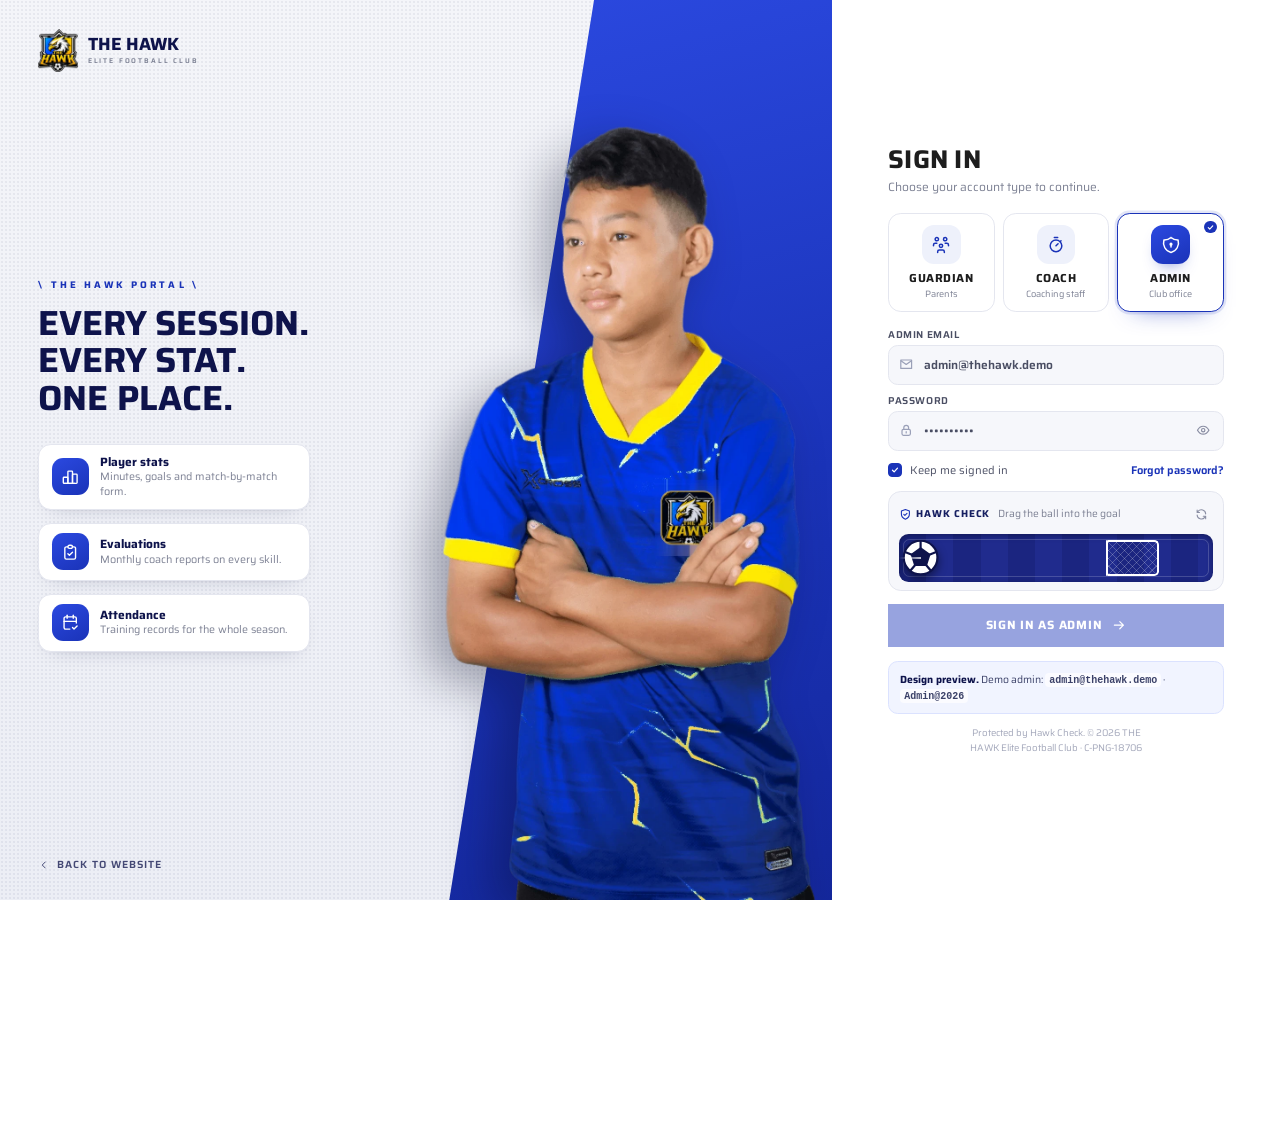
<file: admin.html>
<!doctype html>
<html lang="en">
<head>
<meta charset="utf-8">
<meta name="viewport" content="width=device-width, initial-scale=1, viewport-fit=cover">
<title>Admin · THE HAWK Portal</title>
<meta name="robots" content="noindex">
<link rel="icon" type="image/png" sizes="32x32" href="assets/img/favicon-32.png">
<link rel="icon" type="image/png" sizes="192x192" href="assets/img/favicon-192.png">
<link rel="apple-touch-icon" href="assets/img/apple-touch-icon.png">
<link rel="stylesheet" href="assets/css/dash.css">
</head>
<body>
<script src="assets/js/data.js"></script>
<script src="assets/js/dash-data.js"></script>
<script src="assets/js/icons.js"></script>
<script src="assets/js/dash-core.js"></script>
<script src="assets/js/dash-shared.js"></script>
<script src="assets/js/qrcode.js"></script>
<script src="assets/js/admin.js"></script>
</body>
</html>
</file>
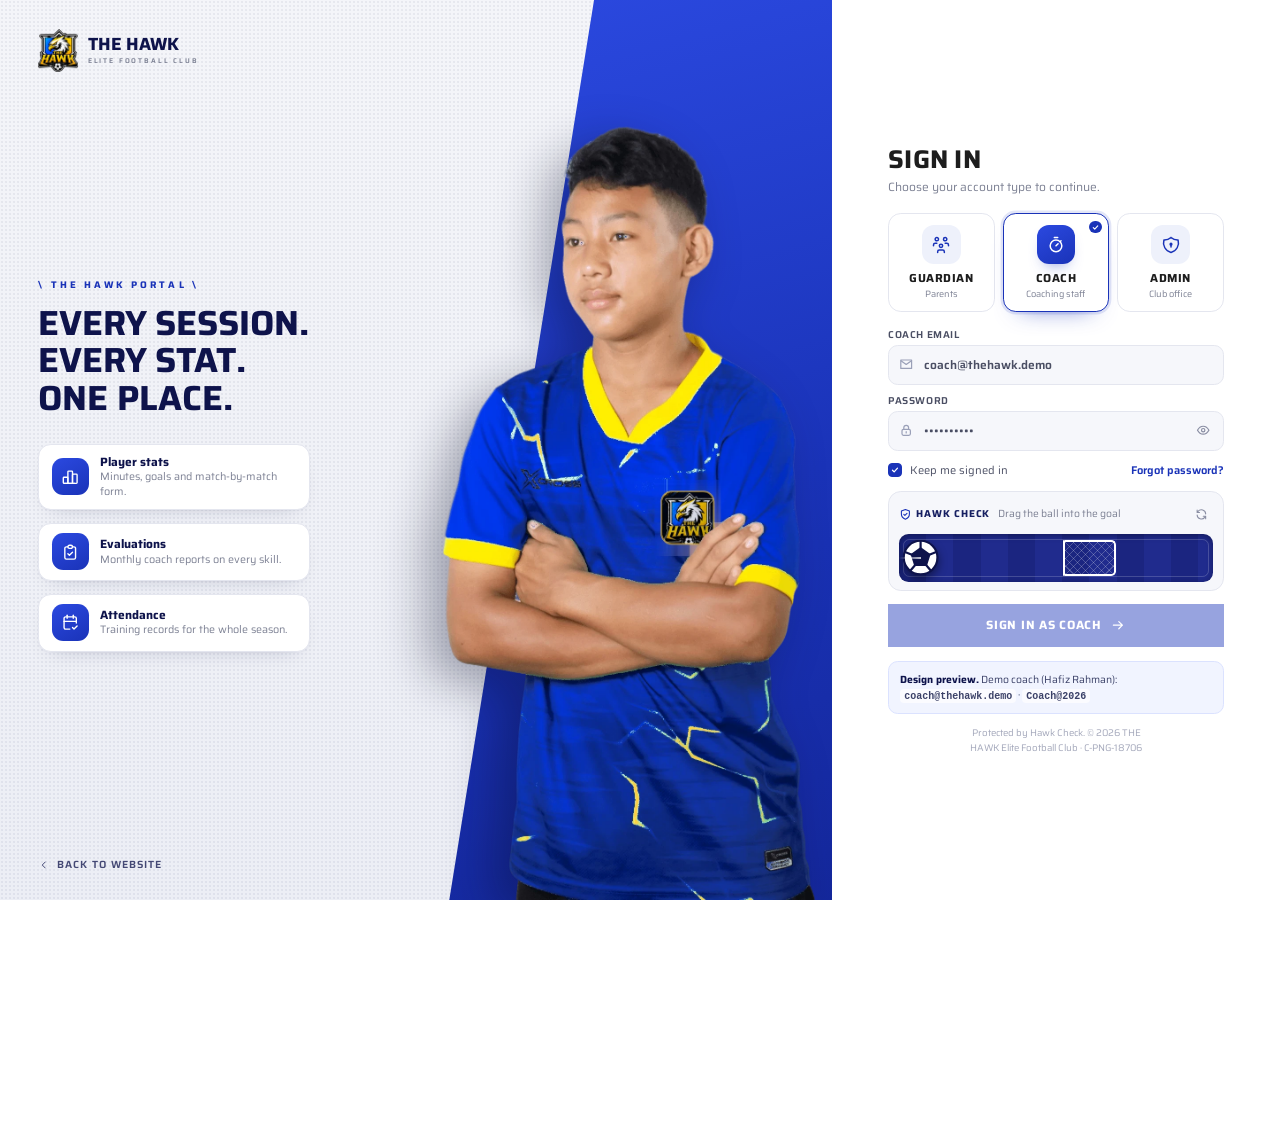
<file: coach.html>
<!doctype html>
<html lang="en">
<head>
<meta charset="utf-8">
<meta name="viewport" content="width=device-width, initial-scale=1, viewport-fit=cover">
<title>Coach · THE HAWK Portal</title>
<meta name="robots" content="noindex">
<link rel="icon" type="image/png" sizes="32x32" href="assets/img/favicon-32.png">
<link rel="icon" type="image/png" sizes="192x192" href="assets/img/favicon-192.png">
<link rel="apple-touch-icon" href="assets/img/apple-touch-icon.png">
<link rel="stylesheet" href="assets/css/dash.css">
</head>
<body>
<script src="assets/js/data.js"></script>
<script src="assets/js/dash-data.js"></script>
<script src="assets/js/icons.js"></script>
<script src="assets/js/dash-core.js"></script>
<script src="assets/js/dash-shared.js"></script>
<script src="assets/js/coach.js"></script>
</body>
</html>
</file>
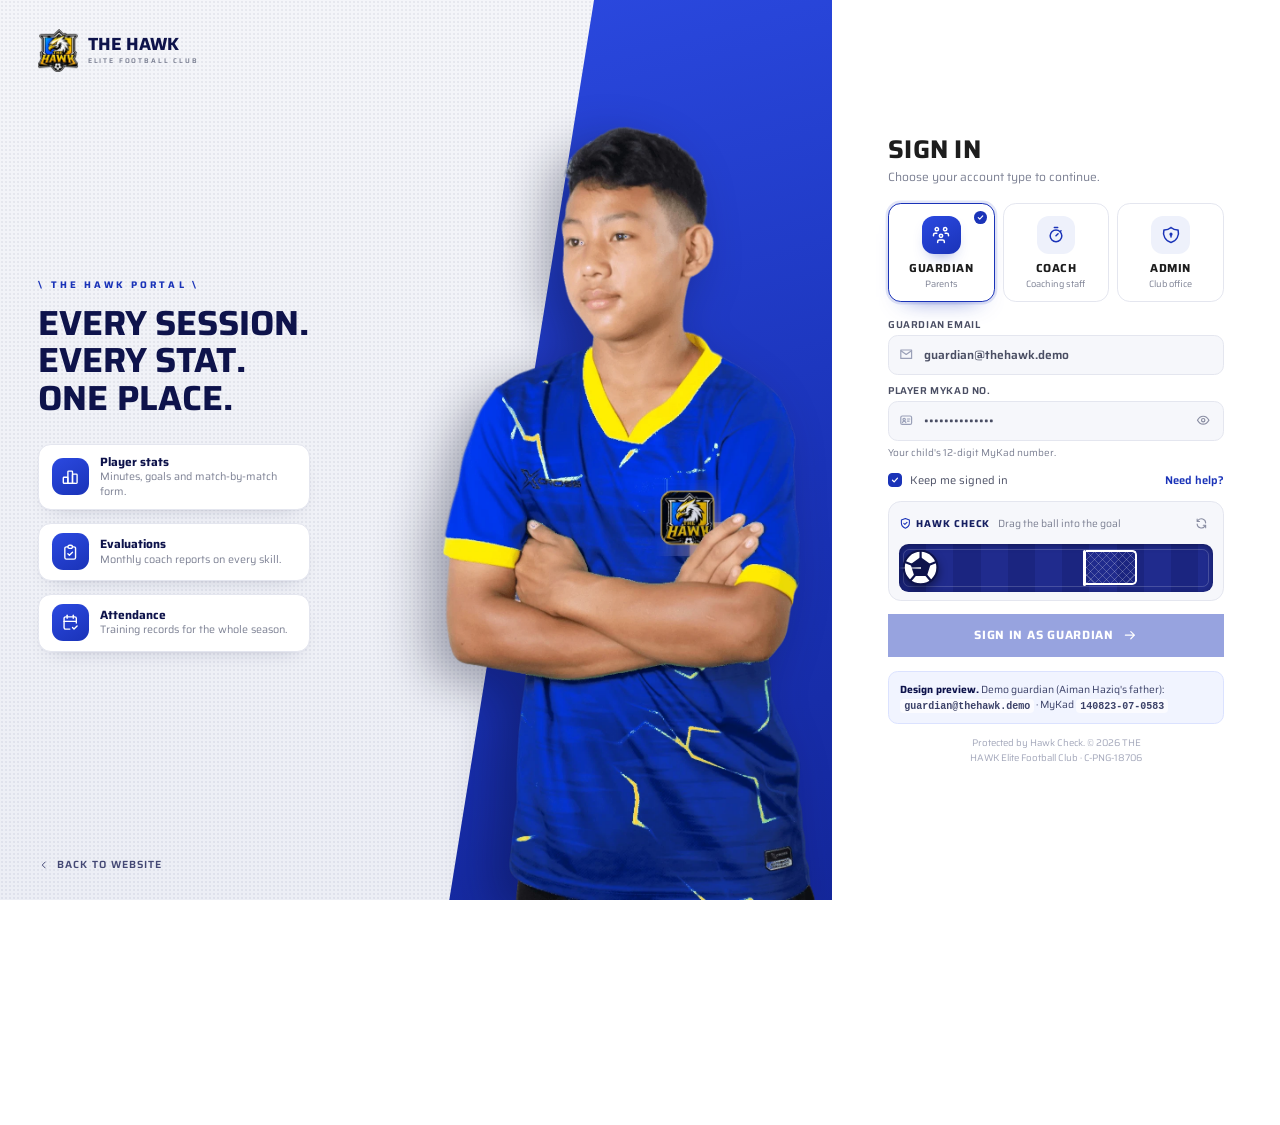
<file: guardian.html>
<!doctype html>
<html lang="en">
<head>
<meta charset="utf-8">
<meta name="viewport" content="width=device-width, initial-scale=1, viewport-fit=cover">
<title>Guardian · THE HAWK Portal</title>
<meta name="robots" content="noindex">
<link rel="icon" type="image/png" sizes="32x32" href="assets/img/favicon-32.png">
<link rel="icon" type="image/png" sizes="192x192" href="assets/img/favicon-192.png">
<link rel="apple-touch-icon" href="assets/img/apple-touch-icon.png">
<link rel="stylesheet" href="assets/css/dash.css">
</head>
<body>
<script src="assets/js/data.js"></script>
<script src="assets/js/dash-data.js"></script>
<script src="assets/js/icons.js"></script>
<script src="assets/js/dash-core.js"></script>
<script src="assets/js/dash-shared.js"></script>
<script>
/* Guardian: one player only (the child linked to this account) */
(function () {
  "use strict";
  const D = window.Dash, S = window.DashShared, X = window.HAWKX;
  let me = null, child = null;
  const head = (t, s) => D.head(t, s);
  D.start({
    role: "guardian", label: "GUARDIAN",
    searchHint: "Search sessions, matches or reports",
    user: ses => {
      me = ses; child = X.players.find(p => p.id === ses.player) || X.demoPlayer;
      return { name: child.guardian.name, sub: "Guardian of " + child.first, avatar: D.avatar(child, 38) };
    },
    nav: [
      { id: "stats", label: "Player Stats", icon: "stats" },
      { id: "evaluation", label: "Performance Evaluation", icon: "clipboard-check" },
      { id: "attendance", label: "Attendance Report", icon: "calcheck" }
    ],
    views: {
      stats: v => S.playerStats(v, child, { head: head("Player Stats", "Season 2026 · " + D.esc(child.name) + " · " + D.esc(child.pos) + " (" + child.cat + ")") }),
      evaluation: v => S.evaluationReport(v, child, { head: head("Performance Evaluation", "Monthly reports from " + D.esc(child.first) + "'s coaches") }),
      attendance: v => S.attendanceReport(v, child, { head: head("Attendance Report", "Training attendance for " + D.esc(child.name)) })
    }
  });
})();
</script>
</body>
</html>
</file>
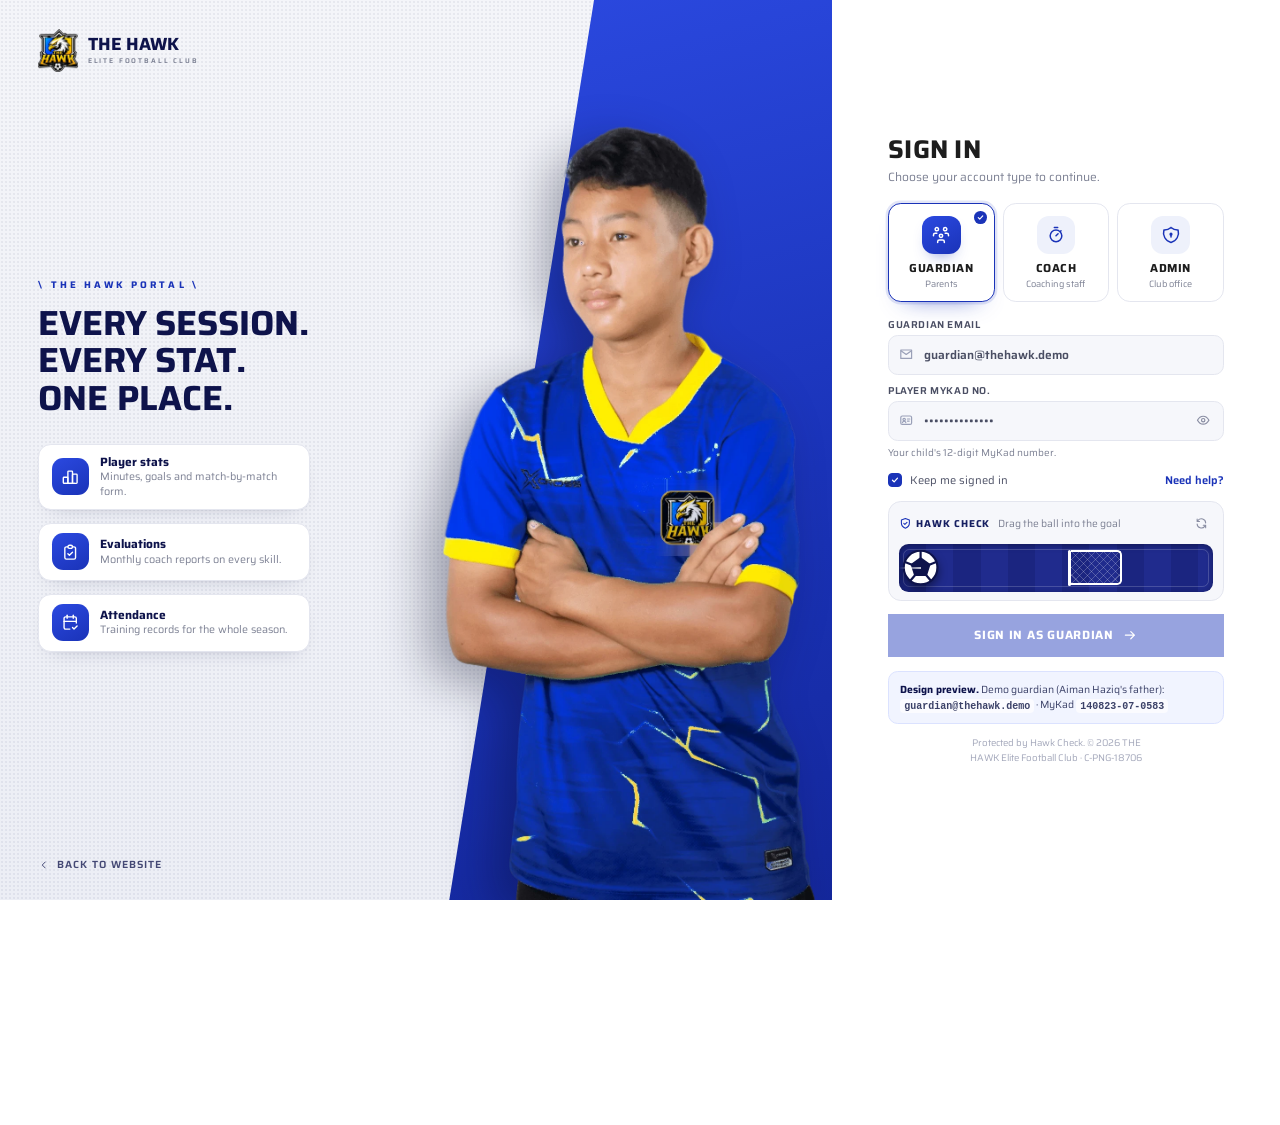
<file: login.html>
<!doctype html>
<html lang="en">
<head>
<meta charset="utf-8">
<meta name="viewport" content="width=device-width, initial-scale=1, viewport-fit=cover">
<title>Sign in · THE HAWK Portal</title>
<meta name="robots" content="noindex">
<link rel="icon" type="image/png" sizes="32x32" href="assets/img/favicon-32.png">
<link rel="icon" type="image/png" sizes="192x192" href="assets/img/favicon-192.png">
<link rel="apple-touch-icon" href="assets/img/apple-touch-icon.png">
<link rel="stylesheet" href="assets/css/login.css">
</head>
<body>
<!-- line icons (Tabler Icons, MIT) -->
<svg class="sprite" aria-hidden="true" focusable="false"><symbol id="i-stats" viewBox="0 0 24 24"><path d="M3 13a1 1 0 0 1 1 -1h4a1 1 0 0 1 1 1v6a1 1 0 0 1 -1 1h-4a1 1 0 0 1 -1 -1z"/> <path d="M15 9a1 1 0 0 1 1 -1h4a1 1 0 0 1 1 1v10a1 1 0 0 1 -1 1h-4a1 1 0 0 1 -1 -1z"/> <path d="M9 5a1 1 0 0 1 1 -1h4a1 1 0 0 1 1 1v14a1 1 0 0 1 -1 1h-4a1 1 0 0 1 -1 -1z"/> <path d="M4 20h14"/></symbol><symbol id="i-eval" viewBox="0 0 24 24"><path d="M9 5h-2a2 2 0 0 0 -2 2v12a2 2 0 0 0 2 2h10a2 2 0 0 0 2 -2v-12a2 2 0 0 0 -2 -2h-2"/> <path d="M9 3m0 2a2 2 0 0 1 2 -2h2a2 2 0 0 1 2 2v0a2 2 0 0 1 -2 2h-2a2 2 0 0 1 -2 -2z"/> <path d="M9 14l2 2l4 -4"/></symbol><symbol id="i-att" viewBox="0 0 24 24"><path d="M11.5 21h-5.5a2 2 0 0 1 -2 -2v-12a2 2 0 0 1 2 -2h12a2 2 0 0 1 2 2v6"/> <path d="M16 3v4"/> <path d="M8 3v4"/> <path d="M4 11h16"/> <path d="M15 19l2 2l4 -4"/></symbol><symbol id="i-guardian" viewBox="0 0 24 24"><path d="M10 13a2 2 0 1 0 4 0a2 2 0 0 0 -4 0"/> <path d="M8 21v-1a2 2 0 0 1 2 -2h4a2 2 0 0 1 2 2v1"/> <path d="M15 5a2 2 0 1 0 4 0a2 2 0 0 0 -4 0"/> <path d="M17 10h2a2 2 0 0 1 2 2v1"/> <path d="M5 5a2 2 0 1 0 4 0a2 2 0 0 0 -4 0"/> <path d="M3 13v-1a2 2 0 0 1 2 -2h2"/></symbol><symbol id="i-coach" viewBox="0 0 24 24"><path d="M5 13a7 7 0 1 0 14 0a7 7 0 0 0 -14 0z"/> <path d="M14.5 10.5l-2.5 2.5"/> <path d="M17 8l1 -1"/> <path d="M14 3h-4"/></symbol><symbol id="i-admin" viewBox="0 0 24 24"><path d="M12 3a12 12 0 0 0 8.5 3a12 12 0 0 1 -8.5 15a12 12 0 0 1 -8.5 -15a12 12 0 0 0 8.5 -3"/> <path d="M12 11m-1 0a1 1 0 1 0 2 0a1 1 0 1 0 -2 0"/> <path d="M12 12l0 2.5"/></symbol></svg>
<div class="lg">
  <!-- left: brand panel -->
  <section class="lg-art" aria-label="THE HAWK Portal">
    <div class="lg-dots" aria-hidden="true"></div>
    <a class="lg-logo" href="index.html"><img src="assets/img/logo.webp" alt="" width="50" height="54"><span><b>THE HAWK</b><small>ELITE FOOTBALL CLUB</small></span></a>
    <div class="lg-copy">
      <p class="lg-kick">\ The Hawk Portal \</p>
      <h2>Every session.<br>Every stat.<br>One place.</h2>
      <ul class="lg-feats">
        <li><span class="li"><svg viewBox="0 0 24 24"><use href="#i-stats"/></svg></span><span><b>Player stats</b>Minutes, goals and match-by-match form.</span></li>
        <li><span class="li"><svg viewBox="0 0 24 24"><use href="#i-eval"/></svg></span><span><b>Evaluations</b>Monthly coach reports on every skill.</span></li>
        <li><span class="li"><svg viewBox="0 0 24 24"><use href="#i-att"/></svg></span><span><b>Attendance</b>Training records for the whole season.</span></li>
      </ul>
    </div>
    <img class="lg-player" src="assets/img/hero-player.webp" alt="" aria-hidden="true">
    <a class="lg-back" href="index.html"><svg viewBox="0 0 24 24" aria-hidden="true"><path d="M14.5 6l-6 6 6 6"/></svg>Back to website</a>
  </section>

  <!-- right: sign-in -->
  <section class="lg-side">
    <div class="lg-card">
      <a class="lg-logo lg-logo-m" href="index.html"><img src="assets/img/logo.webp" alt="" width="44" height="48"><span><b>THE HAWK</b><small>ELITE FOOTBALL CLUB</small></span></a>
      <h1>Sign in</h1>
      <p class="lg-sub">Choose your account type to continue.</p>

      <div class="roles" role="radiogroup" aria-label="Account type" id="roles">
        <button type="button" class="role" role="radio" data-role="guardian"><span class="role-i"><svg viewBox="0 0 24 24"><use href="#i-guardian"/></svg></span><b>Guardian</b><small>Parents</small></button>
        <button type="button" class="role" role="radio" data-role="coach"><span class="role-i"><svg viewBox="0 0 24 24"><use href="#i-coach"/></svg></span><b>Coach</b><small>Coaching staff</small></button>
        <button type="button" class="role" role="radio" data-role="admin"><span class="role-i"><svg viewBox="0 0 24 24"><use href="#i-admin"/></svg></span><b>Admin</b><small>Club office</small></button>
      </div>

      <form id="lgForm" novalidate autocomplete="on">
        <div id="fields"></div>
        <div class="lg-line">
          <label class="chk"><input type="checkbox" name="remember" checked><i></i>Keep me signed in</label>
          <a class="lg-link" id="forgot" href="#">Forgot password?</a>
        </div>

        <!-- Hawk Check: our own captcha -->
        <div class="hc" id="hc" data-state="idle">
          <div class="hc-top">
            <span class="hc-title"><svg viewBox="0 0 24 24" aria-hidden="true"><path d="M12 3l7.5 2.8v5.6c0 4.6-3.2 8.1-7.5 9.6-4.3-1.5-7.5-5-7.5-9.6V5.8z"/><path d="M9 12l2 2 4-4"/></svg>Hawk Check</span>
            <span class="hc-hint" id="hcHint">Drag the ball into the goal</span>
            <button type="button" class="hc-new" id="hcNew" aria-label="New challenge" title="New challenge"><svg viewBox="0 0 24 24" aria-hidden="true"><path d="M20 11a8 8 0 00-14.3-4.6L4 8.5M4 4v4.5h4.5M4 13a8 8 0 0014.3 4.6L20 15.5M20 20v-4.5h-4.5"/></svg></button>
          </div>
          <div class="hc-track" id="hcTrack">
            <div class="hc-goal" id="hcGoal" aria-hidden="true"><i></i></div>
            <div class="hc-ball" id="hcBall" role="slider" tabindex="0" aria-label="Ball position. Use arrow keys to move, Enter to shoot." aria-valuemin="0" aria-valuemax="100" aria-valuenow="0"><svg class="ball" viewBox="2.4 2.4 19.2 19.2" aria-hidden="true"><circle cx="12" cy="12" r="9.2" fill="#fff" stroke="#0e134b" stroke-width="1.2"/><path d="M12 7l4.76 3.45l-1.76 5.55h-6l-1.76 -5.55z" fill="#0e134b" stroke="#0e134b" stroke-width="1.2" stroke-linejoin="round"/><path d="M12 7v-4m3 13l2.5 3m-.74 -8.55l3.74 -1.45m-11.44 7.05l-2.56 2.95m.74 -8.55l-3.74 -1.45" fill="none" stroke="#0e134b" stroke-width="1.2" stroke-linecap="round"/></svg></div>
          </div>
          <p class="hc-msg" id="hcMsg" aria-live="polite"></p>
          <input type="hidden" name="hawk_check" id="hcToken">
        </div>
        <!-- bots fill every field; people never see this one -->
        <div class="hp" aria-hidden="true"><label>Website<input type="text" name="website" tabindex="-1" autocomplete="off"></label></div>

        <p class="lg-err" id="lgErr" role="alert"></p>
        <button class="lg-btn" id="lgBtn" type="submit" disabled><span id="lgBtnTxt">Sign in</span><svg viewBox="0 0 24 24" aria-hidden="true"><path d="M4 12h15M13 6l6 6-6 6"/></svg></button>
      </form>

      <div class="demo" id="demo"></div>
      <p class="lg-foot">Protected by Hawk Check. © 2026 THE HAWK Elite Football Club · C-PNG-18706</p>
    </div>
  </section>
</div>
<script src="assets/js/data.js"></script>
<script src="assets/js/dash-data.js"></script>
<script src="assets/js/login.js"></script>
</body>
</html>
</file>
<file: assets/css/dash.css>
/* =====================================================================
   THE HAWK portal — Guardian / Coach / Admin dashboards
   White mode with Hawk blue accents, Athlantix-style layout:
   select-card grids, white line icons on solid blue tiles, rating rows.
   No glows.
   ===================================================================== */
@font-face{font-family:"Poppins";font-weight:400;font-display:swap;src:url(../fonts/poppins-latin-400-normal.woff2) format("woff2")}
@font-face{font-family:"Poppins";font-weight:500;font-display:swap;src:url(../fonts/poppins-latin-500-normal.woff2) format("woff2")}
@font-face{font-family:"Poppins";font-weight:600;font-display:swap;src:url(../fonts/poppins-latin-600-normal.woff2) format("woff2")}
@font-face{font-family:"Poppins";font-weight:700;font-display:swap;src:url(../fonts/poppins-latin-700-normal.woff2) format("woff2")}
@font-face{font-family:"Bebas Neue";font-weight:400;font-display:swap;src:url(../fonts/bebas-neue-latin-400-normal.woff2) format("woff2")}
@font-face{font-family:"Saira";font-weight:700;font-display:swap;src:url(../fonts/saira-latin-700-normal.woff2) format("woff2")}

:root{
  --bg:#f4f6fb; --surface:#ffffff; --soft:#f6f7fb; --soft-2:#eef1f8; --tint:#eef1ff;
  --line:#e6e9f2; --line-2:#d9deeb;
  --text:#121741; --text-2:#3b4168; --muted:#6b7194; --muted-2:#9aa0bc;
  --navy:#0e134b; --navy-2:#161f61; --blue:#1a33b8; --blue-2:#2b49e0; --blue-3:#5b78ff;
  --ok:#1f9d57; --warn:#d98a00; --bad:#d93044;
  --tile:linear-gradient(150deg,#2b49e0,#1a33b8);
  --shadow:0 1px 2px rgba(16,24,64,.04),0 10px 28px -18px rgba(16,24,64,.22);
  --shadow-h:0 2px 4px rgba(16,24,64,.05),0 22px 40px -22px rgba(16,24,64,.3);
  --r:22px; --r-sm:14px;
  --f:"Poppins",system-ui,sans-serif; --f-num:"Bebas Neue","Poppins",sans-serif;
  --ease:cubic-bezier(.2,.75,.2,1);
}
*,*::before,*::after{box-sizing:border-box}
html{-webkit-text-size-adjust:100%}
body{margin:0;font:400 14px/1.55 var(--f);color:var(--text);background:var(--bg);-webkit-font-smoothing:antialiased;-moz-osx-font-smoothing:grayscale}
a{color:inherit;text-decoration:none}
button,input,select,textarea{font:inherit;color:inherit}
button{background:none;border:0;padding:0;cursor:pointer}
img{max-width:100%;display:block}
h1,h2,h3,h4,p{margin:0}
:focus-visible{outline:2px solid var(--blue-2);outline-offset:2px}
::selection{background:var(--blue);color:#fff}
::-webkit-scrollbar{width:10px;height:10px}
::-webkit-scrollbar-thumb{background:#cfd5e6;border-radius:10px;border:2px solid var(--bg)}
::-webkit-scrollbar-track{background:transparent}
.ic{width:20px;height:20px;fill:none;stroke:currentColor;stroke-width:1.8;stroke-linecap:round;stroke-linejoin:round;flex-shrink:0}
/* feature icon: white line icon on a blue tile (gi() sets size, padding and radius) */
.gi{fill:none;stroke:#fff;stroke-width:1.7;stroke-linecap:round;stroke-linejoin:round;flex-shrink:0;background:var(--tile);box-shadow:0 8px 18px -10px rgba(26,51,184,.55)}
.sr{position:absolute;width:1px;height:1px;overflow:hidden;clip:rect(0 0 0 0);white-space:nowrap}
.muted{color:var(--muted)}
.mt-16{margin-top:16px}.mt-24{margin-top:24px}
.flex{display:flex;align-items:center;gap:12px}.between{justify-content:space-between}.wrap{flex-wrap:wrap}

/* ---------- App shell ---------- */
.app{display:grid;grid-template-columns:300px 1fr;min-height:100vh}
.sb{position:sticky;top:0;height:100vh;display:flex;flex-direction:column;background:var(--surface);border-right:1px solid var(--line);padding:30px 0 22px;z-index:40;overflow:hidden}
.sb-logo{display:flex;align-items:center;gap:12px;padding:0 30px 34px;color:var(--navy)}
.sb-logo img{width:auto;height:48px}
.sb-logo b{display:block;font:700 18px/1 "Saira",var(--f);letter-spacing:.02em}
.sb-logo small{display:block;margin-top:5px;font:600 9.5px/1 var(--f);letter-spacing:.22em;color:var(--blue)}
.sb-nav{flex:1;overflow-y:auto;padding:0 16px;scrollbar-width:none}
.sb-nav::-webkit-scrollbar{display:none}
.sb-group{margin:16px 12px 6px;font:500 10.5px/1 var(--f);letter-spacing:.16em;text-transform:uppercase;color:var(--muted-2)}
.sb-group:first-child{margin-top:0}
.sb-item{position:relative;display:flex;align-items:center;gap:14px;height:46px;padding:0 12px;margin-bottom:2px;border-radius:12px;color:var(--text-2);font-size:14.5px;font-weight:400;white-space:nowrap;transition:color .2s,background .2s}
.sb-item span{overflow:hidden;text-overflow:ellipsis}
.sb-item .ic{width:22px;height:22px;color:var(--muted);transition:color .2s}
.sb-item:hover{color:var(--navy);background:var(--soft)}
.sb-item:hover .ic{color:var(--blue)}
.sb-item.is-active{color:#fff;font-weight:500;background:var(--tile);box-shadow:0 10px 20px -12px rgba(26,51,184,.7)}
.sb-item.is-active .ic{color:#fff}
.sb-foot{padding:14px 16px 0;margin-top:10px;border-top:1px solid var(--line)}
.sb-out{display:flex;align-items:center;gap:14px;width:100%;height:46px;padding:0 12px;border-radius:12px;color:var(--text-2);font-size:14.5px;transition:background .2s,color .2s}
.sb-out .ic{width:22px;height:22px}
.sb-out:hover{color:var(--bad);background:#fdf0f2}
.sb-scrim{display:none}
.main{min-width:0;display:flex;flex-direction:column}
.tb{position:sticky;top:0;z-index:30;display:flex;align-items:center;gap:18px;height:92px;padding:0 40px;background:rgba(244,246,251,.86);-webkit-backdrop-filter:blur(14px);backdrop-filter:blur(14px)}
.tb-burger{display:none;flex-shrink:0;width:44px;height:44px;border-radius:14px;place-items:center;background:var(--surface);border:1px solid var(--line);color:var(--navy)}
.tb-search{flex:1;min-width:0;max-width:620px;display:flex;align-items:center;gap:14px;height:54px;padding:0 24px;border-radius:999px;background:var(--surface);border:1px solid var(--line);box-shadow:0 1px 2px rgba(16,24,64,.04);transition:border-color .2s,box-shadow .2s}
.tb-search .ic{width:22px;height:22px;color:var(--muted)}
.tb-search input{flex:1;min-width:0;background:none;border:0;outline:0;font-size:15px}
.tb-search input::placeholder{color:var(--muted-2)}
.tb-search:focus-within{border-color:var(--blue-2);box-shadow:0 0 0 3px rgba(43,73,224,.12)}
.tb-right{margin-left:auto;flex-shrink:0;display:flex;align-items:center;gap:16px}
.tb-bell{position:relative;width:48px;height:48px;border-radius:50%;display:grid;place-items:center;color:var(--text-2);background:var(--surface);border:1px solid var(--line);transition:background .2s}
.tb-bell .ic{width:22px;height:22px}
.tb-bell:hover{background:var(--soft)}
.tb-bell .dot{position:absolute;top:11px;right:12px;width:9px;height:9px;border-radius:50%;background:var(--blue-2);box-shadow:0 0 0 2px #fff}
.tb-user{display:flex;align-items:center;gap:12px}
.tb-user b{display:block;font-size:14px;font-weight:600;line-height:1.2;color:var(--navy)}
.tb-user small{display:block;font-size:12px;color:var(--muted)}
.drop{position:absolute;right:0;top:calc(100% + 10px);width:340px;padding:10px;border-radius:20px;background:var(--surface);border:1px solid var(--line);box-shadow:0 30px 60px -24px rgba(16,24,64,.35);z-index:50}
.drop h4{padding:8px 10px 10px;font-size:14px;font-weight:600}
.note{display:flex;gap:12px;padding:10px;border-radius:14px}
.note:hover{background:var(--soft)}
.note b{display:block;font-size:13px;font-weight:600}
.note p{font-size:12px;color:var(--muted);line-height:1.4}
.note small{font-size:11px;color:var(--muted-2)}
.view{flex:1;padding:18px 40px 56px;min-width:0;animation:viewIn .45s var(--ease)}
@keyframes viewIn{from{opacity:0;transform:translateY(10px)}to{opacity:1;transform:none}}

/* ---------- Page header ---------- */
.pg-head{display:flex;align-items:flex-end;justify-content:space-between;gap:18px;flex-wrap:wrap;margin:10px 0 30px}
.pg-head h1{display:flex;align-items:center;gap:14px;font-size:27px;font-weight:600;letter-spacing:-.01em;color:var(--navy)}
.pg-head p{margin-top:6px;color:var(--muted);font-size:14px}
.pg-back{width:38px;height:38px;border-radius:12px;display:grid;place-items:center;color:var(--navy);background:var(--surface);border:1px solid var(--line);transition:background .2s}
.pg-back .ic{width:22px;height:22px}
.pg-back:hover{background:var(--soft)}
.pg-actions{display:flex;gap:10px;flex-wrap:wrap}
.sec-title{display:flex;align-items:center;justify-content:space-between;gap:12px;margin:34px 0 16px}
.sec-title h2{font-size:18px;font-weight:600;color:var(--navy)}
.sec-title p{color:var(--muted);font-size:13px}

/* ---------- Buttons, inputs ---------- */
.btn{display:inline-flex;align-items:center;justify-content:center;gap:9px;height:44px;padding:0 20px;border-radius:14px;font-size:14px;font-weight:600;white-space:nowrap;transition:background .2s,color .2s,border-color .2s,transform .15s,box-shadow .2s}
.btn:active{transform:translateY(1px)}
.btn .ic{width:18px;height:18px}
/* primary (class kept as btn-y so every view picks it up) */
.btn-y,.btn-b{background:var(--tile);color:#fff;box-shadow:0 10px 20px -12px rgba(26,51,184,.75)}
.btn-y:hover,.btn-b:hover{background:var(--blue-2)}
.btn-g{background:var(--surface);border:1px solid var(--line-2);color:var(--text-2)}
.btn-g:hover{background:var(--soft);color:var(--navy)}
.btn-d{background:#fdecee;color:var(--bad)}
.btn-d:hover{background:#fbdde1}
.btn-sm{height:36px;padding:0 14px;font-size:13px;border-radius:11px}
.btn[disabled]{opacity:.45;pointer-events:none}
.ibtn{width:36px;height:36px;border-radius:11px;display:inline-grid;place-items:center;color:var(--muted);transition:background .2s,color .2s}
.ibtn:hover{background:var(--soft-2);color:var(--navy)}
.ibtn.y{color:var(--blue)}
.ibtn .ic{width:20px;height:20px}
.ibtn[disabled]{opacity:.3;pointer-events:none}
.fld{display:flex;flex-direction:column;gap:8px;min-width:0}
.fld>span{font-size:12.5px;font-weight:500;color:var(--text-2)}
.fld small{font-size:11.5px;color:var(--muted-2)}
.in,.sel,.ta{width:100%;height:48px;padding:0 16px;border-radius:14px;background:var(--soft);border:1px solid var(--line-2);outline:0;font-size:14px;transition:border-color .2s,box-shadow .2s,background .2s}
.ta{height:auto;min-height:104px;padding:13px 16px;resize:vertical;line-height:1.55}
.sel{appearance:none;padding-right:40px;background-image:url("data:image/svg+xml,%3Csvg xmlns='http://www.w3.org/2000/svg' viewBox='0 0 24 24'%3E%3Cpath d='M6 9l6 6 6-6' fill='none' stroke='%236b7194' stroke-width='2' stroke-linecap='round'/%3E%3C/svg%3E");background-repeat:no-repeat;background-position:right 14px center;background-size:16px}
.sel option{background:#fff;color:var(--text)}
.in:focus,.sel:focus,.ta:focus{border-color:var(--blue-2);box-shadow:0 0 0 3px rgba(43,73,224,.12);background:#fff}
.in::placeholder,.ta::placeholder{color:var(--muted-2)}
.grid-f{display:grid;grid-template-columns:repeat(2,minmax(0,1fr));gap:18px}
.grid-f .full{grid-column:1/-1}
.toggle{position:relative;display:inline-flex;align-items:center;gap:10px;cursor:pointer;font-size:13.5px}
.toggle input{position:absolute;opacity:0}
.toggle i{width:42px;height:24px;border-radius:999px;background:#d9deeb;position:relative;transition:background .2s;flex-shrink:0}
.toggle i::after{content:"";position:absolute;left:3px;top:3px;width:18px;height:18px;border-radius:50%;background:#fff;box-shadow:0 1px 3px rgba(16,24,64,.25);transition:transform .2s var(--ease)}
.toggle input:checked+i{background:var(--blue-2)}
.toggle input:checked+i::after{transform:translateX(18px)}
.toggle input:focus-visible+i{outline:2px solid var(--blue-2);outline-offset:2px}
.seg{display:inline-flex;padding:5px;gap:4px;border-radius:16px;background:var(--soft-2);border:1px solid var(--line)}
.seg button{height:36px;padding:0 18px;border-radius:12px;font-size:13.5px;font-weight:500;color:var(--muted);transition:background .2s,color .2s}
.seg button:hover{color:var(--navy)}
.seg button.is-on{background:#fff;color:var(--navy);box-shadow:0 1px 3px rgba(16,24,64,.12)}
.seg button.is-on.y{background:var(--tile);color:#fff;font-weight:600;box-shadow:none}
.chips{display:flex;flex-wrap:wrap;gap:8px}
.chip{display:inline-flex;align-items:center;gap:6px;height:36px;padding:0 16px;border-radius:999px;font-size:13px;font-weight:500;color:var(--text-2);background:var(--surface);border:1px solid var(--line-2);transition:all .2s}
.chip:hover{color:var(--navy);border-color:#c3cae0}
.chip.is-on{background:var(--tile);border-color:transparent;color:#fff;font-weight:600}
.tag{display:inline-flex;align-items:center;gap:6px;height:26px;padding:0 11px;border-radius:999px;font-size:11.5px;font-weight:600;white-space:nowrap}
.tag::before{content:"";width:6px;height:6px;border-radius:50%;background:currentColor}
.t-ok{background:#e5f6ec;color:#17844a}.t-warn{background:#fff3dc;color:#a96800}.t-bad{background:#fdeaec;color:#c4283c}.t-info{background:var(--tint);color:var(--blue)}.t-mute{background:var(--soft-2);color:var(--muted)}
.tag.plain::before{display:none}
.cat{display:inline-grid;place-items:center;min-width:42px;height:26px;padding:0 9px;border-radius:9px;background:var(--tint);color:var(--blue);font-size:11.5px;font-weight:600}

/* ---------- Cards ---------- */
.card{position:relative;background:var(--surface);border:1px solid var(--line);border-radius:var(--r);padding:24px;box-shadow:var(--shadow)}
.card-h{display:flex;align-items:center;justify-content:space-between;gap:12px;margin-bottom:18px}
.card-h h3{display:flex;align-items:center;gap:10px;font-size:16px;font-weight:600;color:var(--navy)}
.card-h p{color:var(--muted);font-size:12.5px}
.grid{display:grid;gap:20px}
.grid>*,.card,.pl-card,.sel-card{min-width:0}
.g-2{grid-template-columns:repeat(2,minmax(0,1fr))}
.g-3{grid-template-columns:repeat(3,minmax(0,1fr))}
.g-4{grid-template-columns:repeat(4,minmax(0,1fr))}
.g-main{grid-template-columns:minmax(0,1.6fr) minmax(0,1fr)}
.grid>*{min-width:0}
.kpi{display:flex;align-items:center;gap:16px;padding:20px 22px}
.kpi-i{display:grid;place-items:center;flex-shrink:0}
.kpi b{display:block;font-size:26px;font-weight:600;line-height:1.1;letter-spacing:-.01em;color:var(--navy)}
.kpi b small{font-size:13px;font-weight:500;color:var(--muted)}
.kpi>div>span{display:block;font-size:13px;color:var(--muted)}
.kpi em{font-style:normal;font-size:11.5px;font-weight:600;color:var(--ok)}

/* Athlantix "select" grid */
.sel-grid{display:grid;grid-template-columns:repeat(auto-fill,minmax(230px,1fr));gap:24px}
.sel-card{position:relative;display:flex;flex-direction:column;align-items:center;justify-content:center;gap:18px;min-height:200px;padding:28px 18px;border-radius:24px;text-align:center;background:var(--surface);border:1px solid var(--line);box-shadow:var(--shadow);overflow:hidden;transition:transform .35s var(--ease),border-color .3s,box-shadow .3s}
.sel-card:hover{transform:translateY(-4px);border-color:#c7d0f2;box-shadow:var(--shadow-h)}
.sel-card b{font-size:16.5px;font-weight:500;line-height:1.35;color:var(--navy)}
.sel-card small{margin-top:-12px;font-size:13px;color:var(--muted)}
.sel-card .av{margin-bottom:-4px}
.sel-card.is-on{border:1.5px solid var(--blue-2)}
.sc-badge{position:absolute;top:14px;right:14px}
.add-card{border:1.5px dashed #b9c4ee;background:#f8f9ff;box-shadow:none}
.add-card b{color:var(--blue)}
.add-card:hover{background:var(--tint);border-color:var(--blue-2)}
.add-card .gi{background:var(--tint);stroke:var(--blue);box-shadow:none}
.sel-card.compact{min-height:150px;gap:12px;padding:22px 14px}
.sel-card.compact b{font-size:15px}
/* player cards (squad grid) */
.pl-grid{display:grid;grid-template-columns:repeat(auto-fill,minmax(210px,1fr));gap:22px}
.pl-card{position:relative;display:flex;flex-direction:column;align-items:center;gap:6px;padding:26px 16px 20px;border-radius:24px;text-align:center;background:var(--surface);border:1px solid var(--line);box-shadow:var(--shadow);transition:transform .35s var(--ease),border-color .3s,box-shadow .3s}
.pl-card:hover{transform:translateY(-4px);border-color:#c7d0f2;box-shadow:var(--shadow-h)}
.pl-card .av{width:92px;height:92px;margin-bottom:10px}
.pl-card b{font-size:15.5px;font-weight:500;color:var(--navy)}
.pl-card small{font-size:12.5px;color:var(--muted)}
.pl-card .tag{margin-top:8px}
.pl-card .num{position:absolute;top:14px;left:16px;font:400 26px/1 var(--f-num);color:#dfe3ef}
.pl-card.pending{border-color:#f3cf8a}
.toolbar{display:flex;align-items:center;justify-content:space-between;gap:14px;flex-wrap:wrap;margin-bottom:24px}

/* rating rows (Athlantix list) */
.rows{display:grid;grid-template-columns:repeat(auto-fit,minmax(min(360px,100%),1fr));column-gap:40px}
.rows.one{grid-template-columns:1fr}
.row{display:grid;grid-template-columns:34px minmax(128px,1.6fr) minmax(56px,1fr) 44px 36px;align-items:center;gap:12px;min-height:68px;border-bottom:1px solid var(--line)}
.row.ro{grid-template-columns:34px minmax(128px,1.6fr) minmax(56px,1fr) 44px}
.row label{font-size:15px;color:var(--text-2);overflow:hidden;text-overflow:ellipsis;white-space:nowrap}
.row b{font-size:16px;font-weight:600;text-align:right;font-variant-numeric:tabular-nums;color:var(--navy)}
.row .glyph{box-shadow:none}
.row.txt{grid-template-columns:34px auto minmax(0,1fr) 36px}
.row.txt.ro{grid-template-columns:34px auto minmax(0,1fr)}
.row.txt b{overflow-wrap:anywhere;line-height:1.35;padding:8px 0}
.row.txt b{font-weight:500;font-size:14.5px}
.bar{position:relative;display:block;height:9px;border-radius:999px;background:var(--soft-2);overflow:hidden}
.bar i{position:absolute;left:0;top:0;bottom:0;border-radius:999px;background:linear-gradient(90deg,#1a33b8,#4a66f0);transition:width .9s var(--ease)}
.bar.blue i{background:linear-gradient(90deg,#0e134b,#2b49e0)}
.row input[type=range]{grid-column:3;width:100%;accent-color:var(--blue-2)}
.grp-h{grid-column:1/-1;display:flex;align-items:center;gap:12px;margin:22px 0 2px;font-size:11.5px;font-weight:500;letter-spacing:.16em;text-transform:uppercase;color:var(--muted-2)}
.grp-h:first-child{margin-top:0}
.grp-h::after{content:"";flex:1;height:1px;background:var(--line)}

/* tables: Athlantix row style */
.tbl-wrap{overflow-x:auto;margin:0 -24px;padding:0 24px}
.tbl{width:100%;border-collapse:collapse;font-size:14px}
.tbl th{padding:0 14px 14px;text-align:left;font-size:12px;font-weight:500;color:var(--muted-2);white-space:nowrap;border-bottom:1px solid var(--line)}
.tbl td{padding:14px;border-bottom:1px solid var(--line);vertical-align:middle;white-space:nowrap;color:var(--text-2)}
.tbl tr:last-child td{border-bottom:0}
.tbl tbody tr{transition:background .15s}
.tbl tbody tr:hover td{background:#f8f9fd}
.tbl .num{text-align:right;font-variant-numeric:tabular-nums}
.who{display:flex;align-items:center;gap:14px;min-width:190px}
.who b{display:block;font-weight:500;font-size:14.5px;color:var(--navy)}
.who small{display:block;font-size:12px;color:var(--muted)}
.acts{display:flex;justify-content:flex-end;gap:2px}

/* avatar */
.av{position:relative;flex-shrink:0;border-radius:50%;overflow:hidden;background:linear-gradient(160deg,#2b49e0,#161f61)}
.av img{position:absolute;max-width:none;top:0}
.av.ring{box-shadow:0 0 0 3px #fff,0 0 0 5px var(--blue-2)}
.av-ini{display:inline-grid;place-items:center;font-weight:600;color:#fff;letter-spacing:.02em}

/* ring + spark */
.ring{position:relative;display:inline-grid;place-items:center}
.ring svg{display:block;transform:rotate(-90deg)}
.ring .tr{fill:none;stroke:var(--soft-2)}
.ring .vl{fill:none;stroke:url(#rgrad);stroke-linecap:round;transition:stroke-dashoffset 1.2s var(--ease)}
.ring b{position:absolute;font-weight:600;color:var(--navy)}
.ring-l{text-align:center}
.ring-l span{display:block;margin-top:10px;font-size:12.5px;color:var(--muted)}
.spark{display:block;width:100%;overflow:visible}
.spark path.l{fill:none;stroke:var(--blue-2);stroke-width:2.4;stroke-linecap:round;stroke-linejoin:round;vector-effect:non-scaling-stroke}
.spark path.a{fill:url(#dfill);stroke:none}

/* ---------- LaLiga-style stats card (stays a dark photo card) ---------- */
.ll{position:relative;display:grid;grid-template-columns:minmax(0,1fr) minmax(0,1.06fr);height:clamp(480px,calc(100vh - 190px),600px);border-radius:28px;overflow:hidden;isolation:isolate;background:#0b1040;color:#fff;box-shadow:var(--shadow-h)}
.ll-bg{position:absolute;inset:0;z-index:-2;background:url(../img/bg-night.jpg) center 30%/cover;filter:blur(2px) saturate(.9);transform:scale(1.04)}
.ll::before{content:"";position:absolute;inset:0;z-index:-1;background:linear-gradient(90deg,rgba(14,19,75,.2),rgba(14,19,75,.55) 45%,rgba(14,19,75,.9) 70%),linear-gradient(0deg,rgba(14,19,75,.92),transparent 45%),radial-gradient(ellipse at 25% 40%,rgba(43,73,224,.4),transparent 60%)}
.ll-pl{position:relative;min-height:100%}
.ll-pl img{position:absolute;left:50%;bottom:0;height:96%;width:auto;max-width:none;transform:translateX(-50%);filter:drop-shadow(0 20px 30px rgba(0,0,0,.55));animation:llIn .8s var(--ease) both}
@keyframes llIn{from{opacity:0;transform:translate(-56%,20px)}to{opacity:1;transform:translateX(-50%)}}
.ll-num{position:absolute;left:8%;top:7%;font:400 120px/.8 var(--f-num);color:rgba(255,255,255,.07)}
.ll-r{display:flex;flex-direction:column;align-items:flex-end;padding:30px 36px 24px 0}
.ll-name{font:400 clamp(40px,4.4vw,64px)/.92 var(--f-num);letter-spacing:.01em;text-align:right;text-transform:uppercase}
.ll-sub{margin:6px 0 24px;font:400 20px/1 var(--f-num);letter-spacing:.08em;color:#c9d3ff}
.ll-rows{display:flex;flex-direction:column;gap:9px;width:min(100%,370px)}
.ll-row{display:grid;grid-template-columns:96px 1fr;gap:5px;height:clamp(38px,5.6vh,46px);animation:rowIn .55s var(--ease) both}
.ll-row b{display:flex;align-items:center;justify-content:flex-end;padding-right:12px;background:#fff;color:var(--blue-2);font:400 34px/1 var(--f-num);letter-spacing:.02em;font-variant-numeric:tabular-nums}
.ll-row span{display:flex;align-items:center;padding:0 14px;background:var(--blue-2);font:400 22px/.95 var(--f-num);letter-spacing:.05em;text-transform:uppercase}
.ll-row:nth-child(2){animation-delay:.05s}.ll-row:nth-child(3){animation-delay:.1s}.ll-row:nth-child(4){animation-delay:.15s}.ll-row:nth-child(5){animation-delay:.2s}.ll-row:nth-child(6){animation-delay:.25s}
@keyframes rowIn{from{opacity:0;transform:translateX(20px)}to{opacity:1;transform:none}}
.ll-brand{margin-top:auto;padding-top:18px;display:flex;align-items:center;gap:8px;font:400 22px/1 var(--f-num);letter-spacing:.06em}
.ll-brand img{width:auto;height:32px}
.ll-tabs{display:flex;gap:8px;flex-wrap:wrap;margin-bottom:18px}

/* profile strip + profile page */
.prof{display:flex;align-items:center;gap:20px;flex-wrap:wrap}
.prof .av{width:72px;height:72px}
.prof h2{font-size:21px;font-weight:600;color:var(--navy)}
.prof p{font-size:13px;color:var(--muted)}
.facts{display:flex;flex-wrap:wrap;gap:10px 30px;margin-left:auto}
.facts div span{display:block;font-size:11.5px;color:var(--muted-2)}
.facts div b{font-size:14.5px;font-weight:500;color:var(--navy)}
.pf{display:grid;grid-template-columns:320px minmax(0,1fr);gap:24px;align-items:start}
.pf-side{display:flex;flex-direction:column;align-items:center;text-align:center;gap:6px;padding:30px 22px 24px}
.pf-side .av{width:132px;height:132px;margin-bottom:14px}
.pf-side h2{font-size:21px;font-weight:600;color:var(--navy)}
.pf-side p{color:var(--muted);font-size:13.5px}
.pf-side .tags{display:flex;gap:6px;flex-wrap:wrap;justify-content:center;margin:12px 0 4px}
.pf-side .btns{display:flex;flex-direction:column;gap:10px;width:100%;margin-top:18px}
.pf-side .btns .btn{width:100%}

/* calendar */
.cal{display:grid;grid-template-columns:repeat(7,1fr);gap:7px}
.cal .dh{padding-bottom:6px;text-align:center;font-size:11.5px;font-weight:500;color:var(--muted-2)}
.cal .d{position:relative;aspect-ratio:1.6;border-radius:12px;padding:7px 9px;background:var(--soft);border:1px solid var(--line);font-size:12.5px;color:var(--muted-2)}
.cal .d.out{opacity:.35}
.cal .d.has{color:var(--navy)}
.cal .d.P{background:#e7f7ee;border-color:#a9dfc0}
.cal .d.L{background:#fff4de;border-color:#f2d08c}
.cal .d.A{background:#fdecee;border-color:#f3b4bd}
.cal .d i{position:absolute;right:8px;bottom:7px;font-style:normal;font-size:10px;font-weight:700}
.legend{display:flex;gap:18px;flex-wrap:wrap;font-size:12.5px;color:var(--muted)}
.legend span{display:inline-flex;align-items:center;gap:7px}
.legend i{width:10px;height:10px;border-radius:3px}

/* attendance marker */
.pa{display:inline-flex;gap:4px;padding:4px;border-radius:14px;background:var(--soft-2);border:1px solid var(--line)}
.pa button{width:40px;height:34px;border-radius:10px;font-size:12.5px;font-weight:600;color:var(--muted)}
.pa button:hover{color:var(--navy)}
.pa button[data-v=P].is-on{background:var(--ok);color:#fff}
.pa button[data-v=L].is-on{background:#f0a020;color:#fff}
.pa button[data-v=A].is-on{background:var(--bad);color:#fff}
.pa button[disabled]{cursor:default}
.heat{display:inline-block;width:18px;height:18px;border-radius:5px}
.heat.P{background:#2fb36a}.heat.L{background:#f0a020}.heat.A{background:#e5484d}.heat.N{background:var(--soft-2)}
.roster{display:flex;flex-direction:column}
.ro-row{display:grid;grid-template-columns:minmax(0,1fr) auto auto;align-items:center;gap:18px;min-height:72px;border-bottom:1px solid var(--line)}
.ro-row:last-child{border-bottom:0}
.ro-row .meta{font-size:12.5px;color:var(--muted)}

/* match tiles */
.mt{display:grid;grid-template-columns:1fr auto 1fr;align-items:center;gap:10px;padding:18px;border-radius:20px;background:var(--surface);border:1px solid var(--line);box-shadow:var(--shadow);text-align:center}
.mt .t{display:flex;flex-direction:column;align-items:center;gap:8px;font-size:12px;font-weight:500;color:var(--navy)}
.mt .t img,.mt .t svg{width:42px;height:42px}
.mt .s{font:400 32px/1 var(--f-num);letter-spacing:.04em;color:var(--navy)}
.mt .s small{display:block;margin-bottom:5px;font:500 10.5px/1 var(--f);letter-spacing:.08em;color:var(--muted)}
.mt .s em{display:block;margin-top:6px;font:500 10px/1 var(--f);font-style:normal;color:var(--muted-2);text-transform:uppercase;letter-spacing:.06em}

/* gallery */
.gal{display:grid;grid-template-columns:repeat(auto-fill,minmax(220px,1fr));gap:18px}
.gal figure{position:relative;margin:0;border-radius:20px;overflow:hidden;aspect-ratio:4/3;background:var(--soft-2);border:1px solid var(--line)}
.gal img{width:100%;height:100%;object-fit:cover;transition:transform .6s var(--ease)}
.gal figure:hover img{transform:scale(1.04)}
.gal figcaption{position:absolute;inset:auto 0 0;padding:30px 14px 12px;background:linear-gradient(0deg,rgba(14,19,75,.85),transparent);font-size:13px;font-weight:500;color:#fff}
.gal .gx{position:absolute;top:10px;right:10px;display:flex;gap:4px;opacity:0;transition:opacity .2s}
.gal figure:hover .gx,.gal figure:focus-within .gx{opacity:1}
.gal .gx .ibtn{background:#fff;color:var(--navy);box-shadow:0 4px 10px rgba(16,24,64,.2)}
.gal .tagc{position:absolute;left:10px;top:10px;padding:4px 10px;border-radius:999px;background:#fff;font-size:11px;font-weight:600;color:var(--blue)}
.drop-z{position:relative;display:flex;flex-direction:column;align-items:center;justify-content:center;gap:12px;min-height:190px;border:1.5px dashed #b9c4ee;border-radius:24px;background:#f8f9ff;text-align:center;color:var(--muted);cursor:pointer;transition:background .2s,border-color .2s}
.drop-z:hover,.drop-z.is-over{background:var(--tint);border-color:var(--blue-2)}
.drop-z b{color:var(--navy);font-weight:500;font-size:15px}
.drop-z input{position:absolute;width:1px;height:1px;opacity:0}
.drop-z:focus-within{border-color:var(--blue-2)}
.up-prev{display:grid;grid-template-columns:repeat(auto-fill,minmax(110px,1fr));gap:10px;margin-bottom:18px}
.up-prev img{width:100%;aspect-ratio:1;object-fit:cover;border-radius:14px}

/* modal + toast */
.mdl-o{position:fixed;inset:0;z-index:100;display:grid;place-items:center;padding:24px;background:rgba(14,19,75,.38);-webkit-backdrop-filter:blur(6px);backdrop-filter:blur(6px);animation:fadeIn .2s ease}
.mdl{width:min(640px,100%);max-height:calc(100vh - 48px);display:flex;flex-direction:column;border-radius:26px;background:var(--surface);border:1px solid var(--line);box-shadow:0 40px 80px -30px rgba(16,24,64,.45);animation:popIn .3s var(--ease)}
.mdl.lg{width:min(920px,100%)}
.mdl-h{display:flex;align-items:center;justify-content:space-between;gap:12px;padding:22px 26px;border-bottom:1px solid var(--line)}
.mdl-h h3{font-size:18px;font-weight:600;color:var(--navy)}
.mdl-b{padding:24px 26px;overflow-y:auto}
.mdl-f{display:flex;justify-content:flex-end;gap:10px;padding:18px 26px;border-top:1px solid var(--line)}
@keyframes fadeIn{from{opacity:0}to{opacity:1}}
@keyframes popIn{from{opacity:0;transform:translateY(14px) scale(.98)}to{opacity:1;transform:none}}
.toasts{position:fixed;right:24px;bottom:24px;z-index:120;display:flex;flex-direction:column;gap:10px}
.toast{display:flex;align-items:center;gap:12px;min-width:260px;max-width:400px;padding:12px 18px 12px 12px;border-radius:16px;background:var(--surface);border:1px solid var(--line);box-shadow:0 20px 40px -18px rgba(16,24,64,.35);font-size:13.5px;color:var(--navy);animation:toastIn .35s var(--ease)}
@keyframes toastIn{from{opacity:0;transform:translateY(12px)}to{opacity:1;transform:none}}
.empty{display:flex;flex-direction:column;align-items:center;gap:14px;padding:44px 20px;color:var(--muted);text-align:center}
.qr{width:160px;height:160px;padding:10px;border-radius:16px;background:#fff;border:1px solid var(--line)}
.qr svg{width:100%;height:100%}

/* bar chart + leaderboards */
.bchart{display:flex;align-items:flex-end;gap:14px;height:190px;padding-top:12px}
.bchart div{flex:1;min-width:0;display:flex;flex-direction:column;align-items:center;justify-content:flex-end;gap:7px;height:100%}
.bchart i{display:block;width:100%;max-width:36px;border-radius:10px 10px 5px 5px;background:linear-gradient(180deg,#4a66f0,#1a33b8);transition:height .9s var(--ease)}
.bchart div:nth-child(even) i{background:linear-gradient(180deg,#a9b8ff,#7b93ff)}
.bchart b{font-size:12.5px;font-weight:600;color:var(--navy)}
.bchart span{font-size:11.5px;color:var(--muted)}
.lead{display:flex;align-items:center;gap:14px;width:100%;padding:12px 0;border-bottom:1px solid var(--line);text-align:left}
.lead:last-child{border-bottom:0}
.lead .pos{width:22px;font-weight:600;color:var(--muted-2)}
.lead:first-child .pos{color:var(--blue-2)}
.lead .v{margin-left:auto;font:400 28px/1 var(--f-num);letter-spacing:.03em;color:var(--navy)}

/* ---------- Admin pieces ---------- */
.prog{display:flex;align-items:center;gap:10px;font-size:12.5px;color:var(--muted)}
.prog .bar{flex:1}
.prog b{color:var(--navy);font-weight:600}
.scard .chips{justify-content:center;margin:8px 0 2px}
.scard .chip{height:26px;padding:0 10px;font-size:11px;pointer-events:none;background:var(--soft)}
.scard .meta{width:100%;display:flex;flex-direction:column;gap:2px;margin-top:12px;padding-top:12px;border-top:1px solid var(--line);font-size:12px;color:var(--muted)}
.scard .meta span{overflow:hidden;text-overflow:ellipsis;white-space:nowrap}
.scard .acts{justify-content:center;margin-top:8px}
.mchips{display:flex;flex-wrap:wrap;gap:8px}
.mchips label{position:relative;cursor:pointer}
.mchips input{position:absolute;opacity:0;pointer-events:none}
.mchips span{display:inline-flex;align-items:center;height:36px;padding:0 16px;border-radius:999px;font-size:13px;font-weight:500;color:var(--text-2);background:var(--surface);border:1px solid var(--line-2);transition:all .2s}
.mchips input:checked+span{background:var(--tile);border-color:transparent;color:#fff;font-weight:600}
.mchips input:focus-visible+span{outline:2px solid var(--blue-2);outline-offset:2px}
.ipick{display:grid;grid-template-columns:repeat(5,minmax(0,1fr));gap:10px}
.ipick label{position:relative;cursor:pointer}
.ipick input{position:absolute;opacity:0;pointer-events:none}
.ipick span{display:flex;flex-direction:column;align-items:center;gap:8px;padding:16px 6px 12px;border-radius:16px;background:var(--surface);border:1.5px solid var(--line-2);font-size:12px;font-weight:500;color:var(--text-2);text-align:center;transition:all .2s}
.ipick span .gi{background:var(--tint);stroke:var(--blue);box-shadow:none}
.ipick input:checked+span{border-color:var(--blue-2);color:var(--navy);background:#f7f9ff;box-shadow:0 0 0 3px rgba(43,73,224,.1)}
.ipick input:checked+span .gi{background:var(--tile);stroke:#fff}
.ipick input:focus-visible+span{outline:2px solid var(--blue-2);outline-offset:2px}
.fx{display:grid;grid-template-columns:72px minmax(0,1fr) minmax(0,1.3fr) minmax(0,1fr) auto;align-items:center;gap:20px;padding:16px 18px;border-radius:20px;background:var(--surface);border:1px solid var(--line);box-shadow:var(--shadow);margin-bottom:12px;transition:border-color .2s}
.fx:hover{border-color:#c7d0f2}
.fx-d{display:flex;flex-direction:column;align-items:center;justify-content:center;height:70px;border-radius:16px;background:var(--tile);color:#fff;line-height:1}
.fx-d small{font-size:10px;font-weight:600;letter-spacing:.12em;color:#c9d3ff}
.fx-d b{font:400 30px/1 var(--f-num);margin:3px 0 1px}
.fx-d span{font-size:10px;font-weight:700;letter-spacing:.14em;color:#fff}
.fx-c b{display:block;font-size:14.5px;font-weight:500;color:var(--navy)}
.fx-c small{display:block;font-size:12.5px;color:var(--muted)}
.fx-c .tag{margin-bottom:7px}
.fx-t{display:flex;align-items:center;gap:10px;font-size:13.5px;font-weight:500;color:var(--navy)}
.fx-t .vs{font:400 18px/1 var(--f-num);color:var(--muted-2);letter-spacing:.06em}
.fx-t .sc{font:400 26px/1 var(--f-num);letter-spacing:.05em;padding:4px 12px;border-radius:10px;background:var(--soft-2)}
.fx-v{font-size:12.5px;color:var(--muted);display:flex;flex-direction:column;gap:5px}
.fx-v span{display:flex;align-items:center;gap:7px}
.fx-v .ic{width:15px;height:15px}
.tgrid{display:grid;grid-template-columns:repeat(auto-fill,minmax(340px,1fr));gap:22px}
.tcard{display:flex;flex-direction:column;gap:16px;overflow:hidden;padding:0}
.tcard-top{position:relative;padding:22px 22px 20px;background:url(../img/bg-night.jpg) center/cover;color:#fff}
.tcard-top::after{content:"";position:absolute;inset:0;background:linear-gradient(0deg,rgba(14,19,75,.94),rgba(14,19,75,.45));z-index:0}
.tcard-top>*{position:relative;z-index:1}
.tcard-top h3{font-size:18px;font-weight:600;margin:12px 0 6px;padding-right:56px}
.tcard-top p{font-size:12.5px;color:#dfe3f7;display:flex;align-items:center;gap:7px}
.tcard-top p .ic{width:15px;height:15px}
.tcard-top .gi{position:absolute;right:20px;top:20px;box-shadow:none}
.tcard-b{display:flex;flex-direction:column;gap:14px;padding:0 22px}
.tcard-f{display:grid;grid-template-columns:repeat(4,minmax(0,1fr));gap:6px;padding:16px 22px 20px;margin-top:auto;border-top:1px solid var(--line)}
.tcard-f .btn{padding:0 8px;gap:6px}
.tcard-f .btn:not(:first-child) .ic{display:none}
.tcard-f>span{grid-column:1/-1;overflow:hidden;text-overflow:ellipsis;white-space:nowrap}
.kv{display:grid;grid-template-columns:repeat(3,1fr);gap:10px}
.kv div{padding:11px 13px;border-radius:14px;background:var(--soft);border:1px solid var(--line)}
.kv span{display:block;font-size:11px;color:var(--muted-2)}
.kv b{font-size:14.5px;font-weight:500;color:var(--navy)}
.share{display:grid;grid-template-columns:180px 1fr;gap:24px;align-items:center}
.linkbox{display:flex;align-items:center;gap:8px;padding:6px 6px 6px 16px;border-radius:14px;background:var(--soft);border:1px solid var(--line-2)}
.linkbox code{flex:1;min-width:0;overflow:hidden;text-overflow:ellipsis;white-space:nowrap;font:500 12.5px/1.4 ui-monospace,Consolas,monospace;color:var(--text-2)}
.form-split{display:grid;grid-template-columns:minmax(0,1.5fr) minmax(300px,1fr);gap:24px;align-items:start}
.form-split>*{min-width:0}
.sticky{position:sticky;top:110px}
.sec-t{display:flex;align-items:center;gap:12px;margin-bottom:18px;font-size:15px;font-weight:600;color:var(--navy)}
.agrid{display:grid;grid-template-columns:repeat(auto-fill,minmax(260px,1fr));gap:22px}
.acard{overflow:hidden;padding:26px 24px 22px}
.acard .yr{position:absolute;right:18px;top:12px;font:400 60px/1 var(--f-num);color:#eef0f7}
.acard .gi{position:relative;margin-bottom:18px}
.acard h3{font-size:16.5px;font-weight:600;color:var(--blue)}
.acard p{font-size:13.5px;color:var(--text-2);margin-top:3px;padding-right:24px}
.acard .m{display:flex;flex-wrap:wrap;gap:6px 16px;margin-top:16px;padding-top:14px;border-top:1px solid var(--line);font-size:12.5px;color:var(--muted)}
.acard .m span{display:inline-flex;align-items:center;gap:6px}
.acard .m .ic{width:14px;height:14px}
.acard .acts{position:absolute;right:14px;top:84px;flex-direction:column}
.hm td,.hm th{padding:9px 6px!important;text-align:center}
.hm td:first-child,.hm th:first-child{text-align:left;padding-left:14px!important}
.hm th small{display:block;font-size:10px;font-weight:400;color:var(--muted-2)}
.hm .heat{vertical-align:middle;transition:transform .15s}
.hm .heat:hover{transform:scale(1.25)}
.hm tbody tr{cursor:pointer}
.score-cell{display:flex;align-items:center;gap:12px;min-width:160px}
.score-cell .bar{flex:1}
.score-cell b{font-size:13.5px;font-weight:600;color:var(--navy);font-variant-numeric:tabular-nums}
.strength{display:flex;gap:4px;margin-top:2px}
.strength i{flex:1;height:5px;border-radius:5px;background:var(--soft-2);transition:background .2s}
.strength.s1 i:nth-child(1){background:var(--bad)}
.strength.s2 i:nth-child(-n+2){background:#f0a020}
.strength.s3 i:nth-child(-n+3){background:#8cc63f}
.strength.s4 i{background:var(--ok)}
.tg-list{display:flex;flex-direction:column}
.tg-list .toggle{justify-content:space-between;flex-direction:row-reverse;padding:16px 0;border-bottom:1px solid var(--line)}
.tg-list .toggle:last-child{border-bottom:0}
.tg-list .toggle span{flex:1}
.tg-list .toggle small{display:block;font-size:12px;color:var(--muted)}
.narrow{max-width:900px}

/* ---------- Responsive ---------- */
@media (max-height:820px){
  .sb{padding-top:22px}
  .sb-logo{padding-bottom:22px}
  .sb-item{height:40px;font-size:14.5px}
  .sb-group{margin:10px 12px 4px}
  .tb{height:80px}
}
@media (max-height:740px){
  .sb{padding-top:16px;padding-bottom:12px}
  .sb-logo{padding-bottom:14px}
  .sb-logo img{height:42px}
  .sb-item{height:35px;margin-bottom:1px}
  .sb-group{margin:8px 12px 3px;font-size:10px}
  .sb-foot{padding-top:6px;margin-top:6px}
  .sb-out{height:38px}
}
@media (max-width:1280px){
  .g-4{grid-template-columns:repeat(2,minmax(0,1fr))}
  .g-main{grid-template-columns:1fr}
  .rows{grid-template-columns:1fr}
  .ll{grid-template-columns:minmax(0,.9fr) minmax(0,1.1fr)}
  .form-split{grid-template-columns:1fr}.sticky{position:static}
  .fx{grid-template-columns:68px minmax(0,1fr) minmax(0,1.2fr) auto}.fx-v{display:none}
}
@media (max-width:1100px){.pf{grid-template-columns:1fr}}
@media (max-width:960px){
  .app{grid-template-columns:1fr}
  .sb{position:fixed;left:0;top:0;bottom:0;width:300px;transform:translateX(-100%);transition:transform .3s var(--ease)}
  .app.nav-open .sb{transform:none;box-shadow:30px 0 60px -30px rgba(16,24,64,.35)}
  .app.nav-open .sb-scrim{display:block;position:fixed;inset:0;z-index:35;background:rgba(14,19,75,.3)}
  .tb{height:76px;padding:0 16px;gap:10px}
  .tb-burger{display:grid}
  .tb-user div{display:none}
  .view{padding:12px 16px 40px}
  .g-2,.g-3,.grid-f{grid-template-columns:1fr}
}
@media (max-width:700px){
  .tb-search{height:46px;padding:0 16px}
  .tb-bell{width:44px;height:44px}
  .g-4{grid-template-columns:1fr 1fr}
  .kpi{flex-direction:column;align-items:flex-start;gap:10px;padding:16px}
  .pg-head h1{font-size:23px}
  .sel-grid{grid-template-columns:repeat(2,minmax(0,1fr));gap:14px}
  .sel-card{min-height:150px;padding:20px 10px;gap:12px}
  .sel-card>.gi{width:60px;height:60px;padding:15px!important;border-radius:18px!important}
  .sel-card b{font-size:14.5px}
  .pl-grid{grid-template-columns:repeat(2,minmax(0,1fr));gap:14px}
  .scard .chips{flex-wrap:wrap}
  .bchart{gap:6px}
  .bchart b{font-size:10px}
  .bchart span{font-size:9.5px;letter-spacing:-.02em}
  .seg{max-width:100%;overflow-x:auto;scrollbar-width:none}
  .seg::-webkit-scrollbar{display:none}
  .seg button{flex-shrink:0}
  .pl-card .av{width:72px;height:72px}
  .ll{grid-template-columns:1fr;height:auto}
  .ll-pl{height:330px}
  .ll-r{align-items:stretch;padding:0 18px 22px}
  .ll-name,.ll-sub{text-align:right}
  .ll-rows{width:100%}
  .row{grid-template-columns:30px minmax(0,1fr) 56px 30px 32px;gap:10px}
  .row.ro{grid-template-columns:30px minmax(0,1fr) 56px 30px}
  .row.txt{grid-template-columns:30px auto minmax(0,1fr) 32px}
  .row.txt.ro{grid-template-columns:30px auto minmax(0,1fr)}
  .row .glyph{width:30px;height:30px;padding:7px!important;border-radius:9px!important}
  .row input[type=range]{width:56px}
  .row label{font-size:14px;white-space:normal;line-height:1.25}
  .row.txt b{font-size:13.5px}
  .facts{margin-left:0}
  .drop{width:calc(100vw - 32px);right:-60px}
  .cal{gap:4px}.cal .d{padding:5px;font-size:11px}
  .mdl-o{padding:10px;align-items:end}
  .mdl{max-height:calc(100vh - 20px)}
  .fx{grid-template-columns:62px minmax(0,1fr) auto;gap:12px}.fx-t{grid-column:1/-1;flex-wrap:wrap}.fx-d{height:62px}
  .ipick{grid-template-columns:repeat(3,minmax(0,1fr))}
  .share{grid-template-columns:1fr;justify-items:center}
  .tgrid{grid-template-columns:1fr}
  .kv{grid-template-columns:1fr 1fr}
  .ro-row{grid-template-columns:minmax(0,1fr) auto;gap:10px}
  .ro-row .meta{display:none}
}
@media (prefers-reduced-motion:reduce){*,*::before,*::after{animation-duration:.01ms!important;transition-duration:.01ms!important}}

/* match / session lists (Athlantix rows) */
.mlist{display:flex;flex-direction:column}
.mrow{display:grid;grid-template-columns:56px minmax(0,1.6fr) auto repeat(3,64px) 58px;align-items:center;gap:18px;min-height:76px;border-bottom:1px solid var(--line)}
.mrow:last-child{border-bottom:0}
.mrow.s{grid-template-columns:56px minmax(0,1fr) auto auto}
.mr-d{display:flex;flex-direction:column;align-items:center;justify-content:center;width:52px;height:52px;border-radius:14px;background:var(--soft-2);color:var(--navy);line-height:1}
.mr-d b{font:400 24px/1 var(--f-num)}
.mr-d small{font-size:9.5px;font-weight:600;letter-spacing:.1em;color:var(--blue-2)}
.mr-o{display:flex;align-items:center;gap:14px;min-width:0}
.mr-o b{display:block;font-size:14.5px;font-weight:500;color:var(--navy);overflow:hidden;text-overflow:ellipsis;white-space:nowrap}
.mr-o small{display:block;font-size:12px;color:var(--muted)}
.mr-o>span{min-width:0}
.mr-s{text-align:center;line-height:1.1}
.mr-s b{display:block;font-size:16px;font-weight:600;font-variant-numeric:tabular-nums;color:var(--navy)}
.mr-s small{font-size:11px;color:var(--muted-2)}
.mr-r{justify-self:end;display:grid;place-items:center;width:50px;height:34px;border-radius:11px;background:var(--soft-2);font-weight:600;font-variant-numeric:tabular-nums;color:var(--navy)}
.mr-r.hi{background:var(--tile);color:#fff}
.mr-na{grid-column:span 4;justify-self:end;font-size:12.5px;color:var(--muted-2)}
@media (max-width:900px){.mrow{grid-template-columns:52px minmax(0,1fr) auto 50px}.mr-s{display:none}.mr-na{grid-column:span 1}.mrow.s{grid-template-columns:52px minmax(0,1fr) auto}.mrow.s>.muted{display:none}}
</file>
<file: assets/css/login.css>
/* THE HAWK Portal — sign-in page (white + Hawk blue, matches the public site) */
@font-face{font-family:"Saira";font-weight:400;font-display:swap;src:url(../fonts/saira-latin-400-normal.woff2) format("woff2")}
@font-face{font-family:"Saira";font-weight:500;font-display:swap;src:url(../fonts/saira-latin-500-normal.woff2) format("woff2")}
@font-face{font-family:"Saira";font-weight:600;font-display:swap;src:url(../fonts/saira-latin-600-normal.woff2) format("woff2")}
@font-face{font-family:"Saira";font-weight:700;font-display:swap;src:url(../fonts/saira-latin-700-normal.woff2) format("woff2")}
@font-face{font-family:"Saira";font-weight:800;font-display:swap;src:url(../fonts/saira-latin-800-normal.woff2) format("woff2")}
:root{--blue-900:#0e134b;--blue-800:#161f61;--blue-700:#1b2580;--accent:#1a33b8;--accent-hi:#2b49e0;--yellow:#ffc834;--ink:#1d1d1d;--muted:#7c8093;--line:#e4e6ef;--paper:#f6f7fb;--ok:#14a85c;--bad:#d93044;--ease:cubic-bezier(.2,.75,.2,1)}
*,*::before,*::after{box-sizing:border-box}
body{margin:0;font:400 15px/1.5 "Saira",system-ui,sans-serif;color:var(--ink);background:#fff;-webkit-font-smoothing:antialiased}
a{color:inherit;text-decoration:none}
button,input{font:inherit;color:inherit}
button{background:none;border:0;padding:0;cursor:pointer}
img{display:block;max-width:100%}
h1,h2,p,ul{margin:0}ul{padding:0;list-style:none}
svg{width:1em;height:1em;fill:none;stroke:currentColor;stroke-width:2;stroke-linecap:round;stroke-linejoin:round;flex-shrink:0}
:focus-visible{outline:3px solid var(--accent-hi);outline-offset:2px}

.sprite{position:absolute;width:0;height:0;overflow:hidden}
/* no visible scrollbar anywhere on this page */
html{scrollbar-width:none}
html::-webkit-scrollbar,body::-webkit-scrollbar{display:none}
.lg{display:grid;grid-template-columns:minmax(0,1fr) minmax(460px,560px);min-height:100vh}

/* brand panel */
.lg-art{position:relative;overflow:hidden;isolation:isolate;color:var(--blue-900);padding:36px 48px;display:flex;flex-direction:column;background:linear-gradient(180deg,#f4f5f9,#eceef5)}
.lg-dots{position:absolute;inset:0;z-index:-1;background-image:radial-gradient(rgba(14,19,75,.06) .9px,transparent 1.3px);background-size:5px 5px}
.lg-art::before{content:none}
.lg-art::after{content:"";position:absolute;right:-12%;top:0;bottom:0;width:58%;z-index:-1;background:linear-gradient(165deg,#2b49e0,#1a33b8 55%,#14279a);clip-path:polygon(30% 0,100% 0,100% 100%,0 100%)}
.lg-logo{display:flex;align-items:center;gap:12px}
.lg-logo img{width:auto;height:54px}
.lg-logo b{display:block;font:700 22px/1 "Saira",sans-serif}
.lg-logo small{display:block;margin-top:5px;font:600 8.5px/1 "Saira",sans-serif;letter-spacing:.27em;color:var(--muted)}
.lg-logo-m{display:none}
.lg-copy{position:relative;z-index:2;margin:auto 0;max-width:430px;padding:40px 0}
.lg-kick{font:700 12px/1 "Saira",sans-serif;letter-spacing:.32em;text-transform:uppercase;color:var(--accent);margin-bottom:18px}
.lg-copy h2{font:700 clamp(34px,3.4vw,50px)/1.08 "Saira",sans-serif;text-transform:uppercase}
.lg-feats{margin-top:34px;display:flex;flex-direction:column;gap:16px}
.lg-feats li{display:flex;align-items:center;gap:14px;max-width:340px;padding:12px 16px;border-radius:16px;background:#fff;border:1px solid var(--line);box-shadow:0 1px 2px rgba(16,24,64,.04),0 12px 26px -18px rgba(16,24,64,.25)}
.li{flex-shrink:0;width:46px;height:46px;border-radius:14px;display:grid;place-items:center;background:linear-gradient(150deg,#2b49e0,#1a33b8)}
.li svg{width:23px;height:23px;stroke:#fff;stroke-width:1.8}
.lg-feats b{display:block;font-weight:700;font-size:15px}
.lg-feats span{font-size:13.5px;line-height:1.35;color:var(--muted)}
.lg-feats b{color:var(--blue-900)}
.lg-player{position:absolute;right:2%;bottom:0;height:86%;width:auto;max-width:none;z-index:1;filter:drop-shadow(-24px 20px 30px rgba(5,9,38,.35));animation:plIn 1s var(--ease) both .1s}
@keyframes plIn{from{opacity:0;transform:translateY(30px)}to{opacity:1;transform:none}}
.lg-back{position:relative;z-index:2;display:inline-flex;align-items:center;gap:8px;font:600 13px/1 "Saira",sans-serif;letter-spacing:.1em;text-transform:uppercase;color:var(--blue-900);opacity:.75;width:fit-content}
.lg-back svg{width:15px;height:15px}
.lg-back:hover{opacity:1}

/* form side */
.lg-side{display:flex;align-items:center;justify-content:center;padding:40px 44px;background:#fff}
.lg-card{width:100%;max-width:420px;animation:fadeUp .6s var(--ease) both}
@keyframes fadeUp{from{opacity:0;transform:translateY(16px)}to{opacity:1;transform:none}}
.lg-card h1{font:700 32px/1.1 "Saira",sans-serif;text-transform:uppercase;letter-spacing:.01em}
.lg-sub{margin:6px 0 22px;color:var(--muted)}
.roles{display:grid;grid-template-columns:repeat(3,1fr);gap:10px;margin-bottom:22px}
.role{position:relative;display:flex;flex-direction:column;align-items:center;gap:4px;padding:14px 8px 12px;border-radius:16px;border:1.5px solid var(--line);background:#fff;transition:border-color .2s,box-shadow .2s,transform .2s}
.role-i{width:48px;height:48px;margin-bottom:6px;border-radius:15px;display:grid;place-items:center;background:#eef1fb;color:var(--accent);transition:transform .3s var(--ease),background .25s}
.role-i svg{width:25px;height:25px;stroke-width:1.8}
.role[aria-checked=true] .role-i{background:linear-gradient(150deg,#2b49e0,#1a33b8);color:#fff;box-shadow:0 10px 20px -12px rgba(26,51,184,.7)}
.role b{font:700 14.5px/1.1 "Saira",sans-serif;letter-spacing:.04em;text-transform:uppercase}
.role small{font-size:11.5px;color:var(--muted)}
.role:hover{border-color:#c5cbe6}
.role:hover .role-i{transform:translateY(-2px)}
.role[aria-checked=true]{border-color:var(--accent);box-shadow:0 0 0 3px rgba(26,51,184,.12),0 16px 30px -22px rgba(26,51,184,.7)}
.role[aria-checked=true]::after{content:"";position:absolute;top:8px;right:8px;width:16px;height:16px;border-radius:50%;background:var(--accent) url("data:image/svg+xml,%3Csvg xmlns='http://www.w3.org/2000/svg' viewBox='0 0 24 24'%3E%3Cpath d='M6 12.5l4 4 8-9' fill='none' stroke='%23fff' stroke-width='3' stroke-linecap='round' stroke-linejoin='round'/%3E%3C/svg%3E") center/11px no-repeat}

#fields{display:flex;flex-direction:column;gap:14px;animation:fadeUp .35s var(--ease)}
.f{display:flex;flex-direction:column;gap:6px}
.f>span{font:600 12.5px/1 "Saira",sans-serif;letter-spacing:.06em;text-transform:uppercase;color:#4a4e63}
.f-in{position:relative;display:flex;align-items:center}
.f-in>svg{position:absolute;left:14px;width:18px;height:18px;color:#9aa0b8;pointer-events:none}
.f-in input{width:100%;height:50px;padding:0 48px 0 44px;border:1.5px solid var(--line);border-radius:12px;background:var(--paper);font-size:15px;outline:0;transition:border-color .2s,background .2s,box-shadow .2s}
.f-in input:focus{border-color:var(--accent);background:#fff;box-shadow:0 0 0 3px rgba(26,51,184,.12)}
.f-in input.bad{border-color:var(--bad)}
.f-eye{position:absolute;right:8px;width:36px;height:36px;border-radius:9px;display:grid;place-items:center;color:#8a8ea3}
.f-eye:hover{background:#eef0f7;color:var(--accent)}
.f-eye svg{width:18px;height:18px}
.f small{font-size:12.5px;color:var(--muted)}
.lg-line{display:flex;align-items:center;justify-content:space-between;margin:14px 0 16px;font-size:14px}
.chk{display:inline-flex;align-items:center;gap:9px;cursor:pointer;color:#4a4e63}
.chk input{position:absolute;opacity:0}
.chk i{width:18px;height:18px;border-radius:5px;border:1.5px solid #c5cbe6;transition:all .2s}
.chk input:checked+i{background:var(--accent) url("data:image/svg+xml,%3Csvg xmlns='http://www.w3.org/2000/svg' viewBox='0 0 24 24'%3E%3Cpath d='M6 12.5l4 4 8-9' fill='none' stroke='%23fff' stroke-width='3' stroke-linecap='round' stroke-linejoin='round'/%3E%3C/svg%3E") center/12px no-repeat;border-color:var(--accent)}
.chk input:focus-visible+i{outline:3px solid var(--accent-hi);outline-offset:2px}
.lg-link{color:var(--accent);font-weight:600}
.lg-link:hover{text-decoration:underline}

/* Hawk Check */
.hc{border:1.5px solid var(--line);border-radius:16px;padding:12px 12px 10px;background:var(--paper);transition:border-color .3s,background .3s}
.hc-top{display:flex;align-items:center;gap:10px;margin-bottom:10px}
.hc-title{display:inline-flex;align-items:center;gap:6px;font:700 12.5px/1 "Saira",sans-serif;letter-spacing:.08em;text-transform:uppercase;color:var(--blue-800)}
.hc-title svg{width:16px;height:16px;color:var(--accent)}
.hc-hint{font-size:13px;color:var(--muted)}
.hc-new{margin-left:auto;width:30px;height:30px;border-radius:9px;display:grid;place-items:center;color:#8a8ea3}
.hc-new:hover{background:#e7e9f4;color:var(--accent)}
.hc-new svg{width:16px;height:16px}
.hc-track{position:relative;height:60px;border-radius:12px;overflow:hidden;touch-action:none;user-select:none;background:repeating-linear-gradient(90deg,#1b2580 0 34px,#202b8d 34px 68px);box-shadow:inset 0 2px 8px rgba(0,0,0,.35)}
.hc-track::before{content:"";position:absolute;inset:6px;border:1.5px solid rgba(255,255,255,.18);border-radius:8px;pointer-events:none}
.hc-track::after{content:"";position:absolute;left:0;top:50%;width:var(--trail,0px);height:2px;margin-top:-1px;background:linear-gradient(90deg,transparent,rgba(255,255,255,.75));pointer-events:none}
.hc-goal{position:absolute;top:8px;bottom:8px;width:64px;border:3px solid #fff;border-left:0;border-radius:0 6px 6px 0;transition:border-color .3s;background:repeating-linear-gradient(45deg,rgba(255,255,255,.22) 0 1px,transparent 1px 7px),repeating-linear-gradient(-45deg,rgba(255,255,255,.22) 0 1px,transparent 1px 7px)}
.hc-goal i{position:absolute;left:-3px;top:-3px;bottom:-3px;width:3px;background:#fff;border-radius:2px}
.hc-ball{position:absolute;left:0;top:8px;width:44px;height:44px;margin-left:6px;cursor:grab;touch-action:none;transition:filter .2s}
.hc-ball .ball{width:44px;height:44px;filter:drop-shadow(0 6px 6px rgba(0,0,0,.45));pointer-events:none;transition:transform .2s}
.hc-ball:active{cursor:grabbing}
.hc-ball:active .ball{transform:scale(1.06)}
.hc-ball:focus-visible{outline:3px solid #fff;outline-offset:2px;border-radius:50%}
.hc-msg{margin-top:0;font-size:13px;color:var(--muted)}
.hc-msg:not(:empty){margin-top:8px}
.hc[data-state=ok]{border-color:rgba(20,168,92,.5);background:#f1fbf5}
.hc[data-state=ok] .hc-goal{border-color:#3ddc84}
.hc[data-state=ok] .hc-msg{color:var(--ok);font-weight:600}
.hc[data-state=bad] .hc-msg{color:var(--bad);font-weight:600}
.hc[data-state=bad] .hc-ball{animation:shake .4s}
@keyframes shake{20%,60%{transform:translateX(-6px)}40%,80%{transform:translateX(6px)}}
.hp{position:absolute;left:-9999px;width:1px;height:1px;overflow:hidden}

.lg-err{margin:0;font-size:13.5px;font-weight:600;color:var(--bad)}
.lg-err:not(:empty){margin-top:12px}
.lg-btn{margin-top:16px;width:100%;height:54px;display:flex;align-items:center;justify-content:center;gap:12px;background:var(--accent);color:#fff;font:700 15px/1 "Saira",sans-serif;letter-spacing:.06em;text-transform:uppercase;transition:background .2s,opacity .2s}
.lg-btn svg{width:18px;height:18px;transition:transform .2s}
.lg-btn:hover{background:var(--accent-hi)}
.lg-btn:hover svg{transform:translateX(3px)}
.lg-btn[disabled]{opacity:.45;cursor:not-allowed}
.lg-btn.is-busy svg{animation:spin 1s linear infinite}
@keyframes spin{to{transform:rotate(360deg)}}
.demo{margin-top:18px;padding:12px 14px;border-radius:12px;background:#f1f4ff;border:1px solid #dbe2ff;font-size:13px;line-height:1.5;color:#3b4168}
.demo b{color:var(--blue-900)}
.demo code{font:600 12.5px/1 ui-monospace,Consolas,monospace;background:rgba(255,255,255,.7);padding:2px 5px;border-radius:5px}
.lg-foot{margin-top:16px;text-wrap:balance;font-size:12px;color:#a3a7ba;text-align:center}

@media (min-width:981px){
  html{zoom:.8}
  .lg{height:calc(100vh / .8);min-height:0}
  .lg-side{overflow:hidden}
}
@media (min-width:981px) and (max-height:760px){
  .lg-side{padding-top:24px;padding-bottom:24px}
  .lg-sub{margin-bottom:16px}
  .roles{margin-bottom:16px}
  .lg-line{margin:10px 0 12px}
  .demo{margin-top:12px}
  .lg-foot{margin-top:10px}
}
@media (max-width:980px){
  .lg{grid-template-columns:1fr}
  .lg-art{display:none}
  .lg-logo-m{display:flex;margin-bottom:26px;color:var(--ink)}
  .lg-logo-m small{color:var(--muted);opacity:1}
  .lg-side{align-items:flex-start;padding:34px 20px 40px;background:linear-gradient(180deg,#eef1fb,#fff 240px)}
}
@media (max-width:420px){
  .roles{gap:8px}
  .role{padding:12px 4px 10px}
  .role-i{width:42px;height:42px}
  .role b{font-size:13px}
  .role small{font-size:10.5px}
  .hc-hint{font-size:12px}
}
@media (prefers-reduced-motion:reduce){*,*::before,*::after{animation-duration:.01ms!important;transition-duration:.01ms!important}}
</file>
